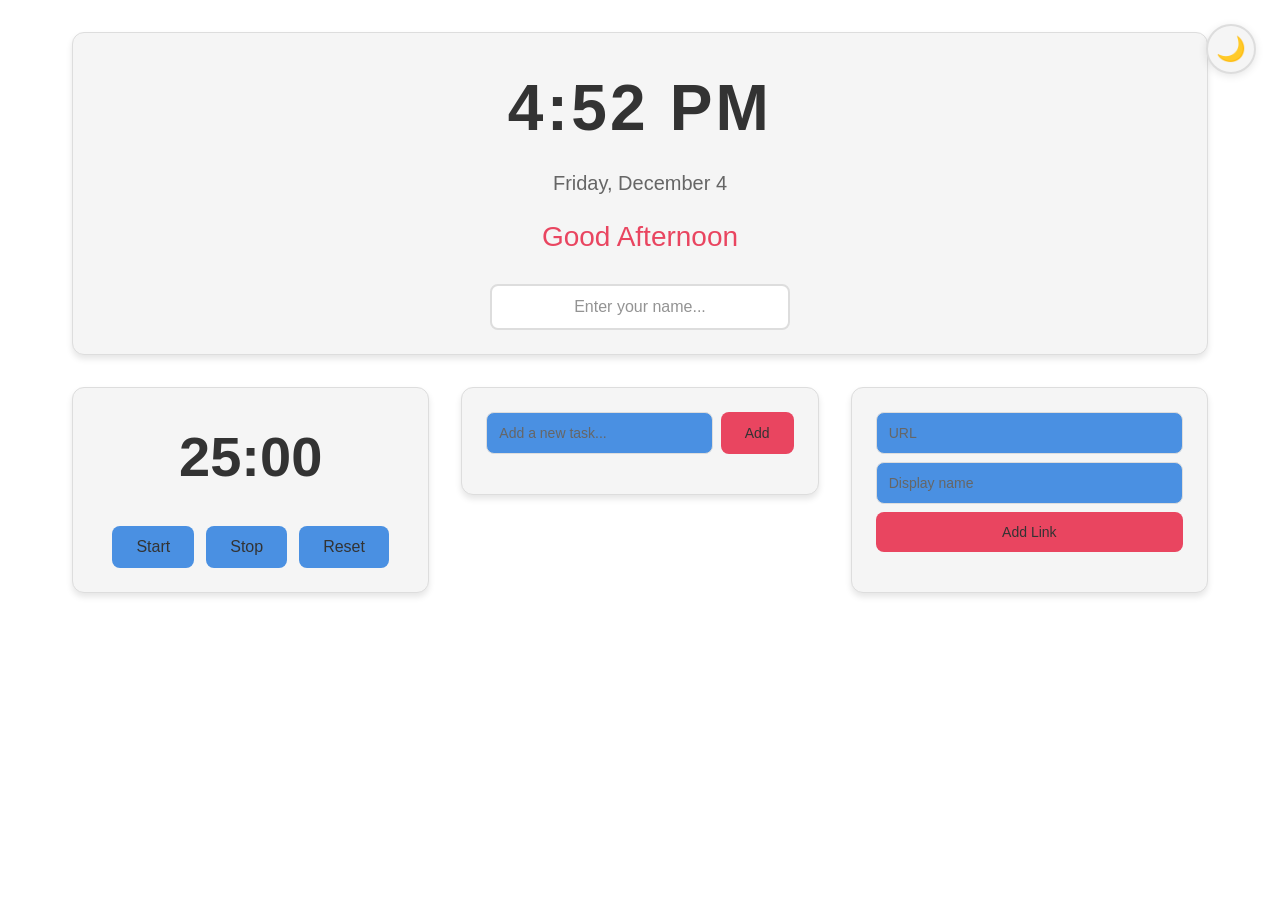
<file: index.html>
<!DOCTYPE html>
<html lang="en">
<head>
  <meta charset="UTF-8">
  <meta name="viewport" content="width=device-width, initial-scale=1.0">
  <title>Productivity Dashboard</title>
  <link rel="stylesheet" href="css/style.css">
</head>
<body>
  <!-- Theme Toggle Button -->
  <div id="theme-toggle-container">
    <button id="theme-toggle" aria-label="Toggle theme">
      <span id="theme-icon">🌙</span>
    </button>
  </div>

  <main class="dashboard">
    <!-- Greeting Component -->
    <section id="greeting-section">
      <div id="time-display"></div>
      <div id="date-display"></div>
      <div id="greeting-message"></div>
      <div id="name-input-container">
        <input id="name-input" type="text" placeholder="Enter your name..." aria-label="Your name">
      </div>
    </section>

    <!-- Focus Timer Component -->
    <section id="timer-section">
      <div id="timer-display">25:00</div>
      <div id="timer-controls">
        <button id="timer-start">Start</button>
        <button id="timer-stop">Stop</button>
        <button id="timer-reset">Reset</button>
      </div>
    </section>

    <!-- Todo List Component -->
    <section id="todo-section">
      <form id="todo-form">
        <input id="todo-input" type="text" placeholder="Add a new task..." aria-label="New task">
        <button type="submit">Add</button>
      </form>
      <div id="todo-feedback" class="todo-feedback" role="alert" aria-live="polite"></div>
      <ul id="todo-list"></ul>
    </section>

    <!-- Quick Links Component -->
    <section id="links-section">
      <form id="link-form">
        <input id="link-url" type="url" placeholder="URL" aria-label="Link URL" required>
        <input id="link-name" type="text" placeholder="Display name" aria-label="Link name" required>
        <button type="submit">Add Link</button>
      </form>
      <div id="links-container"></div>
    </section>
  </main>

  <script src="js/script.js"></script>
</body>
</html>
</file>
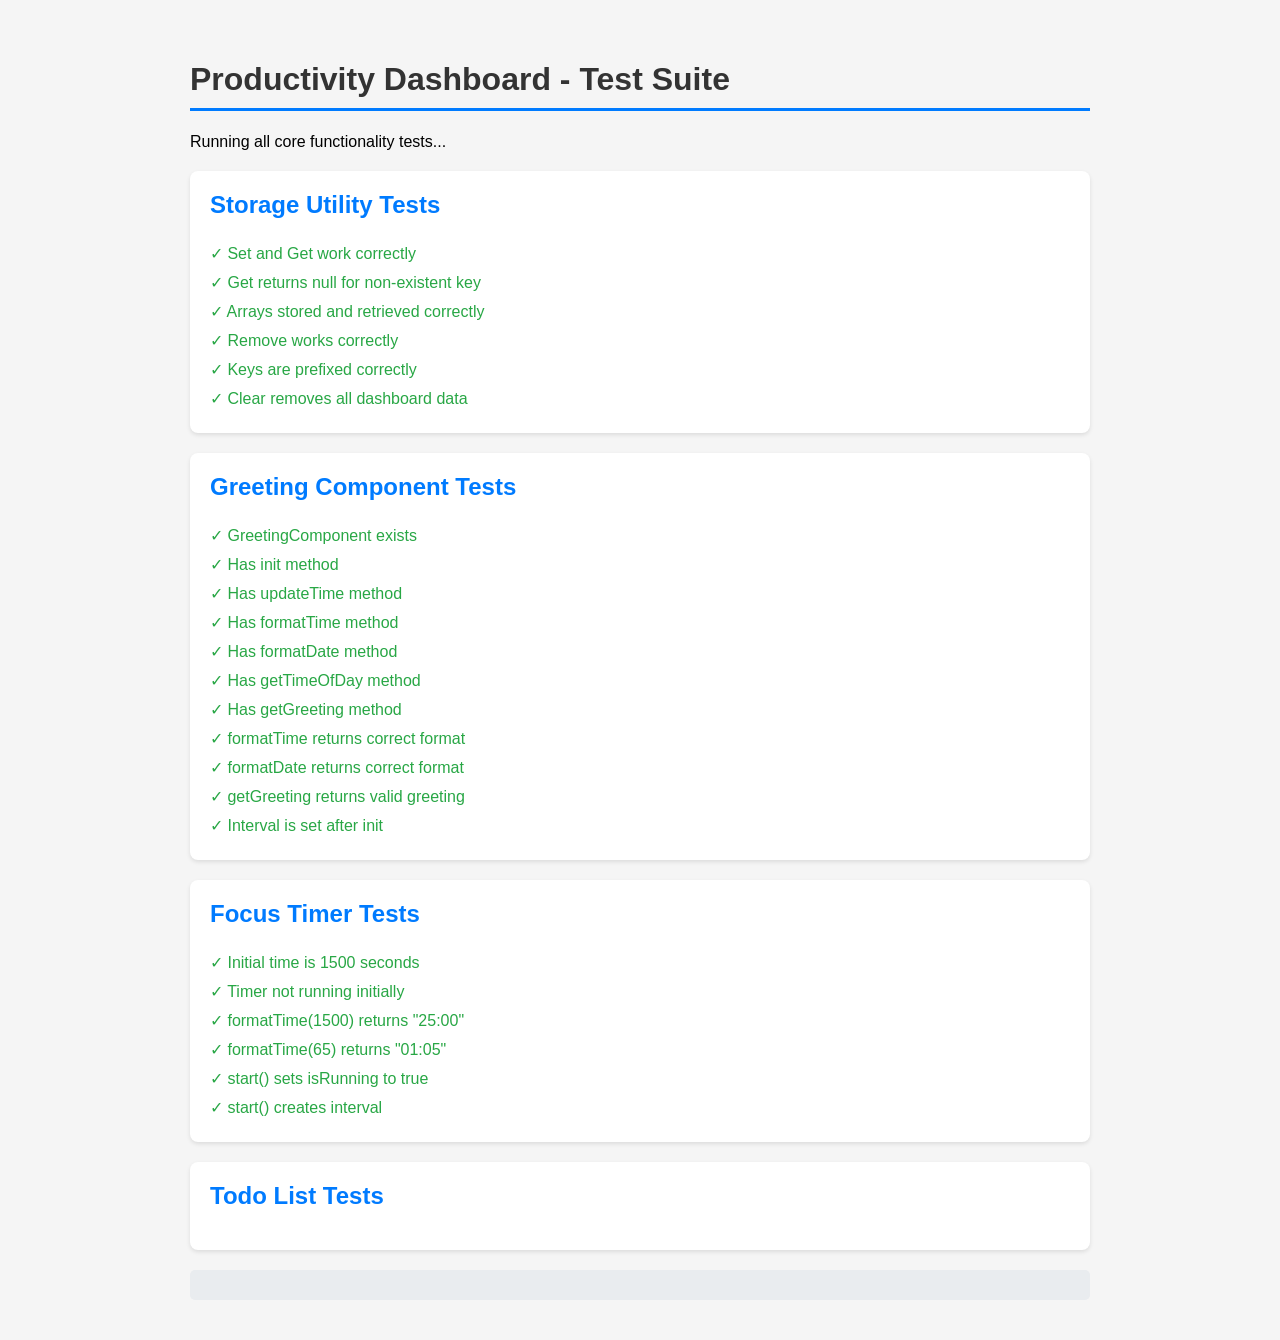
<file: run-all-tests.html>
<!DOCTYPE html>
<html lang="en">
<head>
  <meta charset="UTF-8">
  <meta name="viewport" content="width=device-width, initial-scale=1.0">
  <title>All Tests - Productivity Dashboard</title>
  <style>
    body {
      font-family: Arial, sans-serif;
      max-width: 900px;
      margin: 20px auto;
      padding: 20px;
      background: #f5f5f5;
    }
    h1 {
      color: #333;
      border-bottom: 3px solid #007bff;
      padding-bottom: 10px;
    }
    .test-suite {
      background: white;
      margin: 20px 0;
      padding: 20px;
      border-radius: 8px;
      box-shadow: 0 2px 4px rgba(0,0,0,0.1);
    }
    .test-suite h2 {
      color: #007bff;
      margin-top: 0;
    }
    .pass {
      color: #28a745;
      padding: 5px 0;
    }
    .fail {
      color: #dc3545;
      padding: 5px 0;
      font-weight: bold;
    }
    .summary {
      background: #e9ecef;
      padding: 15px;
      border-radius: 5px;
      margin-top: 20px;
      font-size: 18px;
      font-weight: bold;
    }
    .summary.all-pass {
      background: #d4edda;
      color: #155724;
    }
    .summary.has-fail {
      background: #f8d7da;
      color: #721c24;
    }
  </style>
</head>
<body>
  <h1>Productivity Dashboard - Test Suite</h1>
  <p>Running all core functionality tests...</p>

  <div class="test-suite">
    <h2>Storage Utility Tests</h2>
    <div id="storage-tests"></div>
  </div>

  <div class="test-suite">
    <h2>Greeting Component Tests</h2>
    <div id="greeting-tests"></div>
  </div>

  <div class="test-suite">
    <h2>Focus Timer Tests</h2>
    <div id="timer-tests"></div>
  </div>

  <div class="test-suite">
    <h2>Todo List Tests</h2>
    <div id="todo-tests"></div>
  </div>

  <div id="summary" class="summary"></div>

  <script src="js/script.js"></script>
  <script>
    let totalTests = 0;
    let passedTests = 0;
    let failedTests = 0;

    function log(containerId, message, isPass = true) {
      const container = document.getElementById(containerId);
      const div = document.createElement('div');
      div.className = isPass ? 'pass' : 'fail';
      div.textContent = (isPass ? '✓ ' : '✗ ') + message;
      container.appendChild(div);
      
      totalTests++;
      if (isPass) {
        passedTests++;
      } else {
        failedTests++;
      }
    }

    function updateSummary() {
      const summary = document.getElementById('summary');
      summary.textContent = `Test Results: ${passedTests}/${totalTests} passed`;
      if (failedTests === 0) {
        summary.className = 'summary all-pass';
        summary.textContent += ' ✓ All tests passed!';
      } else {
        summary.className = 'summary has-fail';
        summary.textContent += ` (${failedTests} failed)`;
      }
    }

    // Storage Tests
    function runStorageTests() {
      try {
        // Test 1: Set and Get
        Storage.set('test-key', { name: 'Test', value: 123 });
        const result = Storage.get('test-key');
        log('storage-tests', 'Set and Get work correctly', 
          result && result.name === 'Test' && result.value === 123);

        // Test 2: Get non-existent key
        log('storage-tests', 'Get returns null for non-existent key', 
          Storage.get('non-existent-key') === null);

        // Test 3: Set array
        const testArray = [1, 2, 3, 4, 5];
        Storage.set('test-array', testArray);
        log('storage-tests', 'Arrays stored and retrieved correctly', 
          JSON.stringify(Storage.get('test-array')) === JSON.stringify(testArray));

        // Test 4: Remove
        Storage.set('test-remove', 'data');
        Storage.remove('test-remove');
        log('storage-tests', 'Remove works correctly', 
          Storage.get('test-remove') === null);

        // Test 5: Key prefix
        Storage.set('prefix-test', 'value');
        const hasPrefix = localStorage.getItem('productivity-dashboard-prefix-test') !== null;
        Storage.remove('prefix-test');
        log('storage-tests', 'Keys are prefixed correctly', hasPrefix);

        // Test 6: Clear
        Storage.set('test-clear-1', 'data1');
        Storage.set('test-clear-2', 'data2');
        Storage.clear();
        log('storage-tests', 'Clear removes all dashboard data', 
          Storage.get('test-clear-1') === null && Storage.get('test-clear-2') === null);
      } catch (error) {
        log('storage-tests', `Storage tests failed: ${error.message}`, false);
      }
    }

    // Greeting Component Tests
    function runGreetingTests() {
      try {
        // Test 1: Component exists
        log('greeting-tests', 'GreetingComponent exists', 
          typeof GreetingComponent === 'object');

        // Test 2: Has required methods
        log('greeting-tests', 'Has init method', 
          typeof GreetingComponent.init === 'function');
        log('greeting-tests', 'Has updateTime method', 
          typeof GreetingComponent.updateTime === 'function');
        log('greeting-tests', 'Has formatTime method', 
          typeof GreetingComponent.formatTime === 'function');
        log('greeting-tests', 'Has formatDate method', 
          typeof GreetingComponent.formatDate === 'function');
        log('greeting-tests', 'Has getTimeOfDay method', 
          typeof GreetingComponent.getTimeOfDay === 'function');
        log('greeting-tests', 'Has getGreeting method', 
          typeof GreetingComponent.getGreeting === 'function');

        // Test 3: formatTime works correctly
        const testDate = new Date('2024-01-15T15:30:00');
        const formattedTime = GreetingComponent.formatTime(testDate);
        log('greeting-tests', 'formatTime returns correct format', 
          formattedTime === '3:30 PM');

        // Test 4: formatDate works correctly
        const formattedDate = GreetingComponent.formatDate(testDate);
        log('greeting-tests', 'formatDate returns correct format', 
          formattedDate === 'Monday, January 15');

        // Test 5: getGreeting returns valid greeting
        const greeting = GreetingComponent.getGreeting();
        const validGreetings = ['Good Morning', 'Good Afternoon', 'Good Evening', 'Good Night'];
        log('greeting-tests', 'getGreeting returns valid greeting', 
          validGreetings.includes(greeting));

        // Test 6: Interval is set after init
        log('greeting-tests', 'Interval is set after init', 
          GreetingComponent.intervalId !== null);
      } catch (error) {
        log('greeting-tests', `Greeting tests failed: ${error.message}`, false);
      }
    }

    // Focus Timer Tests
    function runTimerTests() {
      return new Promise((resolve) => {
        try {
          // Test 1: Initial state
          log('timer-tests', 'Initial time is 1500 seconds', 
            FocusTimer.timeRemaining === 1500);
          log('timer-tests', 'Timer not running initially', 
            !FocusTimer.isRunning);

          // Test 2: formatTime works
          log('timer-tests', 'formatTime(1500) returns "25:00"', 
            FocusTimer.formatTime(1500) === '25:00');
          log('timer-tests', 'formatTime(65) returns "01:05"', 
            FocusTimer.formatTime(65) === '01:05');

          // Test 3: Start method
          FocusTimer.start();
          log('timer-tests', 'start() sets isRunning to true', 
            FocusTimer.isRunning);
          log('timer-tests', 'start() creates interval', 
            FocusTimer.intervalId !== null);

          // Test 4: Tick decrements time
          setTimeout(() => {
            log('timer-tests', 'tick() decrements time', 
              FocusTimer.timeRemaining < 1500);

            // Test 5: Stop method
            FocusTimer.stop();
            const timeAfterStop = FocusTimer.timeRemaining;
            log('timer-tests', 'stop() sets isRunning to false', 
              !FocusTimer.isRunning);
            log('timer-tests', 'stop() clears interval', 
              FocusTimer.intervalId === null);

            // Test 6: Timer stays stopped
            setTimeout(() => {
              log('timer-tests', 'Timer stays paused after stop()', 
                FocusTimer.timeRemaining === timeAfterStop);

              // Test 7: Reset method
              FocusTimer.reset();
              log('timer-tests', 'reset() returns time to 1500', 
                FocusTimer.timeRemaining === 1500);
              log('timer-tests', 'reset() stops timer', 
                !FocusTimer.isRunning);

              // Test 8: Timer stops at zero
              FocusTimer.timeRemaining = 1;
              FocusTimer.start();
              setTimeout(() => {
                log('timer-tests', 'Timer reaches zero', 
                  FocusTimer.timeRemaining === 0);
                log('timer-tests', 'Timer stops automatically at zero', 
                  !FocusTimer.isRunning);
                
                // Reset for next tests
                FocusTimer.reset();
                resolve();
              }, 1500);
            }, 1000);
          }, 1500);
        } catch (error) {
          log('timer-tests', `Timer tests failed: ${error.message}`, false);
          resolve();
        }
      });
    }

    // Todo List Tests
    function runTodoTests() {
      try {
        // Clear any existing tasks
        TodoList.tasks = [];
        TodoList.saveTasks();

        // Test 1: Component exists
        log('todo-tests', 'TodoList component exists', 
          typeof TodoList === 'object');

        // Test 2: Has required methods
        log('todo-tests', 'Has addTask method', 
          typeof TodoList.addTask === 'function');
        log('todo-tests', 'Has toggleTask method', 
          typeof TodoList.toggleTask === 'function');
        log('todo-tests', 'Has editTask method', 
          typeof TodoList.editTask === 'function');
        log('todo-tests', 'Has deleteTask method', 
          typeof TodoList.deleteTask === 'function');

        // Test 3: Add task
        TodoList.addTask('Test Task 1');
        log('todo-tests', 'addTask adds task to array', 
          TodoList.tasks.length === 1);
        log('todo-tests', 'Task has correct text', 
          TodoList.tasks[0].text === 'Test Task 1');
        log('todo-tests', 'Task has id', 
          typeof TodoList.tasks[0].id === 'string');
        log('todo-tests', 'Task is not completed initially', 
          TodoList.tasks[0].completed === false);

        // Test 4: Reject empty task
        const countBefore = TodoList.tasks.length;
        TodoList.addTask('   ');
        log('todo-tests', 'Empty task rejected', 
          TodoList.tasks.length === countBefore);

        // Test 5: Toggle task
        const taskId = TodoList.tasks[0].id;
        TodoList.toggleTask(taskId);
        log('todo-tests', 'toggleTask marks task as completed', 
          TodoList.tasks[0].completed === true);
        TodoList.toggleTask(taskId);
        log('todo-tests', 'toggleTask marks task as incomplete', 
          TodoList.tasks[0].completed === false);

        // Test 6: Edit task
        TodoList.editTask(taskId, 'Updated Task');
        log('todo-tests', 'editTask updates task text', 
          TodoList.tasks[0].text === 'Updated Task');

        // Test 7: Reject empty edit
        TodoList.editTask(taskId, '   ');
        log('todo-tests', 'Empty edit rejected', 
          TodoList.tasks[0].text === 'Updated Task');

        // Test 8: Delete task
        TodoList.deleteTask(taskId);
        log('todo-tests', 'deleteTask removes task', 
          TodoList.tasks.length === 0);

        // Test 9: Storage integration
        TodoList.addTask('Storage Test');
        const savedTasks = Storage.get('tasks');
        log('todo-tests', 'Tasks saved to Local Storage', 
          savedTasks && savedTasks.length === 1);

        // Clean up
        TodoList.tasks = [];
        TodoList.saveTasks();
      } catch (error) {
        log('todo-tests', `Todo tests failed: ${error.message}`, false);
      }
    }

    // Run all tests
    async function runAllTests() {
      runStorageTests();
      runGreetingTests();
      await runTimerTests();
      runTodoTests();
      updateSummary();
    }

    // Start tests after DOM is ready and components are initialized
    setTimeout(() => {
      runAllTests();
    }, 100);
  </script>
</body>
</html>
</file>
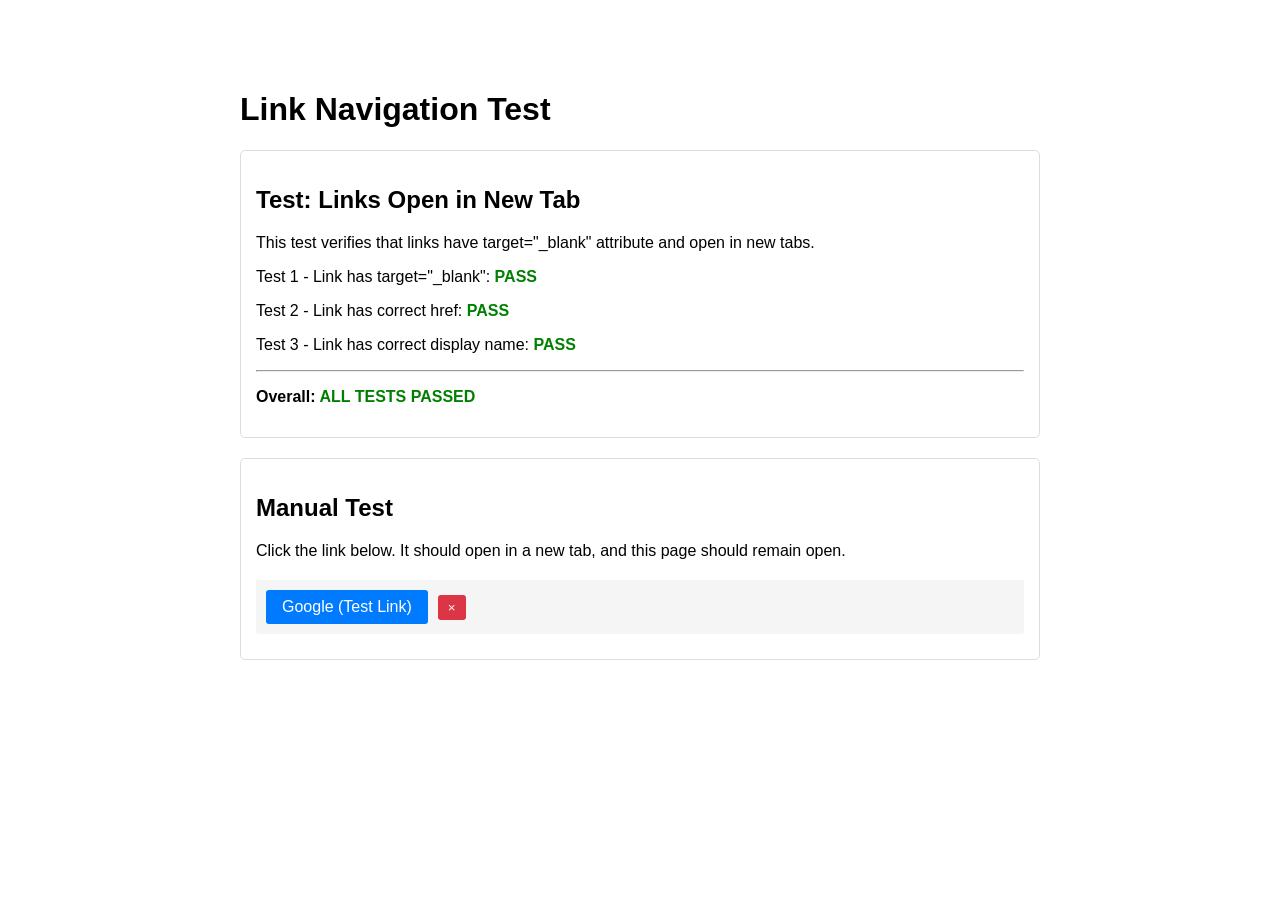
<file: test-link-navigation.html>
<!DOCTYPE html>
<html lang="en">
<head>
  <meta charset="UTF-8">
  <meta name="viewport" content="width=device-width, initial-scale=1.0">
  <title>Test: Link Navigation</title>
  <style>
    body {
      font-family: Arial, sans-serif;
      max-width: 800px;
      margin: 50px auto;
      padding: 20px;
    }
    .test-section {
      margin: 20px 0;
      padding: 15px;
      border: 1px solid #ddd;
      border-radius: 5px;
    }
    .pass { color: green; font-weight: bold; }
    .fail { color: red; font-weight: bold; }
    #links-container {
      margin-top: 20px;
    }
    .link-item {
      margin: 10px 0;
      padding: 10px;
      background: #f5f5f5;
      border-radius: 3px;
    }
    .link-button {
      display: inline-block;
      padding: 8px 16px;
      background: #007bff;
      color: white;
      text-decoration: none;
      border-radius: 3px;
      margin-right: 10px;
    }
    .link-delete {
      padding: 5px 10px;
      background: #dc3545;
      color: white;
      border: none;
      border-radius: 3px;
      cursor: pointer;
    }
  </style>
</head>
<body>
  <h1>Link Navigation Test</h1>
  
  <div class="test-section">
    <h2>Test: Links Open in New Tab</h2>
    <p>This test verifies that links have target="_blank" attribute and open in new tabs.</p>
    <div id="test-results"></div>
  </div>

  <div class="test-section">
    <h2>Manual Test</h2>
    <p>Click the link below. It should open in a new tab, and this page should remain open.</p>
    <div id="links-container"></div>
  </div>

  <script>
    // Import the QuickLinks component logic
    const Storage = {
      get(key) {
        try {
          const fullKey = `productivity-dashboard-${key}`;
          const item = localStorage.getItem(fullKey);
          return item ? JSON.parse(item) : null;
        } catch (error) {
          return null;
        }
      },
      set(key, value) {
        try {
          const fullKey = `productivity-dashboard-${key}`;
          localStorage.setItem(fullKey, JSON.stringify(value));
        } catch (error) {
          console.error('Storage error:', error);
        }
      }
    };

    const QuickLinks = {
      links: [],

      generateId() {
        return `${Date.now()}-${Math.random().toString(36).substring(2, 9)}`;
      },

      createLinkElement(link) {
        const div = document.createElement('div');
        div.className = 'link-item';
        div.setAttribute('data-id', link.id);

        const anchor = document.createElement('a');
        anchor.href = link.url;
        anchor.target = '_blank';
        anchor.className = 'link-button';
        anchor.textContent = link.name;

        const deleteButton = document.createElement('button');
        deleteButton.className = 'link-delete';
        deleteButton.textContent = '×';

        div.appendChild(anchor);
        div.appendChild(deleteButton);

        return div;
      },

      renderLinks() {
        const container = document.getElementById('links-container');
        if (!container) return;

        container.innerHTML = '';
        this.links.forEach(link => {
          const element = this.createLinkElement(link);
          container.appendChild(element);
        });
      }
    };

    // Run tests
    function runTests() {
      const results = document.getElementById('test-results');
      let allPassed = true;

      // Test 1: Verify target="_blank" attribute
      const testLink = {
        id: 'test-1',
        url: 'https://example.com',
        name: 'Example Site'
      };

      const linkElement = QuickLinks.createLinkElement(testLink);
      const anchor = linkElement.querySelector('a');

      // Check target attribute
      const hasTargetBlank = anchor.getAttribute('target') === '_blank';
      results.innerHTML += `<p>Test 1 - Link has target="_blank": <span class="${hasTargetBlank ? 'pass' : 'fail'}">${hasTargetBlank ? 'PASS' : 'FAIL'}</span></p>`;
      if (!hasTargetBlank) allPassed = false;

      // Check href attribute
      const hasCorrectHref = anchor.getAttribute('href') === testLink.url;
      results.innerHTML += `<p>Test 2 - Link has correct href: <span class="${hasCorrectHref ? 'pass' : 'fail'}">${hasCorrectHref ? 'PASS' : 'FAIL'}</span></p>`;
      if (!hasCorrectHref) allPassed = false;

      // Check link text
      const hasCorrectText = anchor.textContent === testLink.name;
      results.innerHTML += `<p>Test 3 - Link has correct display name: <span class="${hasCorrectText ? 'pass' : 'fail'}">${hasCorrectText ? 'PASS' : 'FAIL'}</span></p>`;
      if (!hasCorrectText) allPassed = false;

      // Summary
      results.innerHTML += `<hr><p><strong>Overall: <span class="${allPassed ? 'pass' : 'fail'}">${allPassed ? 'ALL TESTS PASSED' : 'SOME TESTS FAILED'}</span></strong></p>`;

      // Create a sample link for manual testing
      QuickLinks.links = [
        {
          id: 'manual-test-1',
          url: 'https://www.google.com',
          name: 'Google (Test Link)'
        }
      ];
      QuickLinks.renderLinks();
    }

    // Run tests when page loads
    document.addEventListener('DOMContentLoaded', runTests);
  </script>
</body>
</html>
</file>
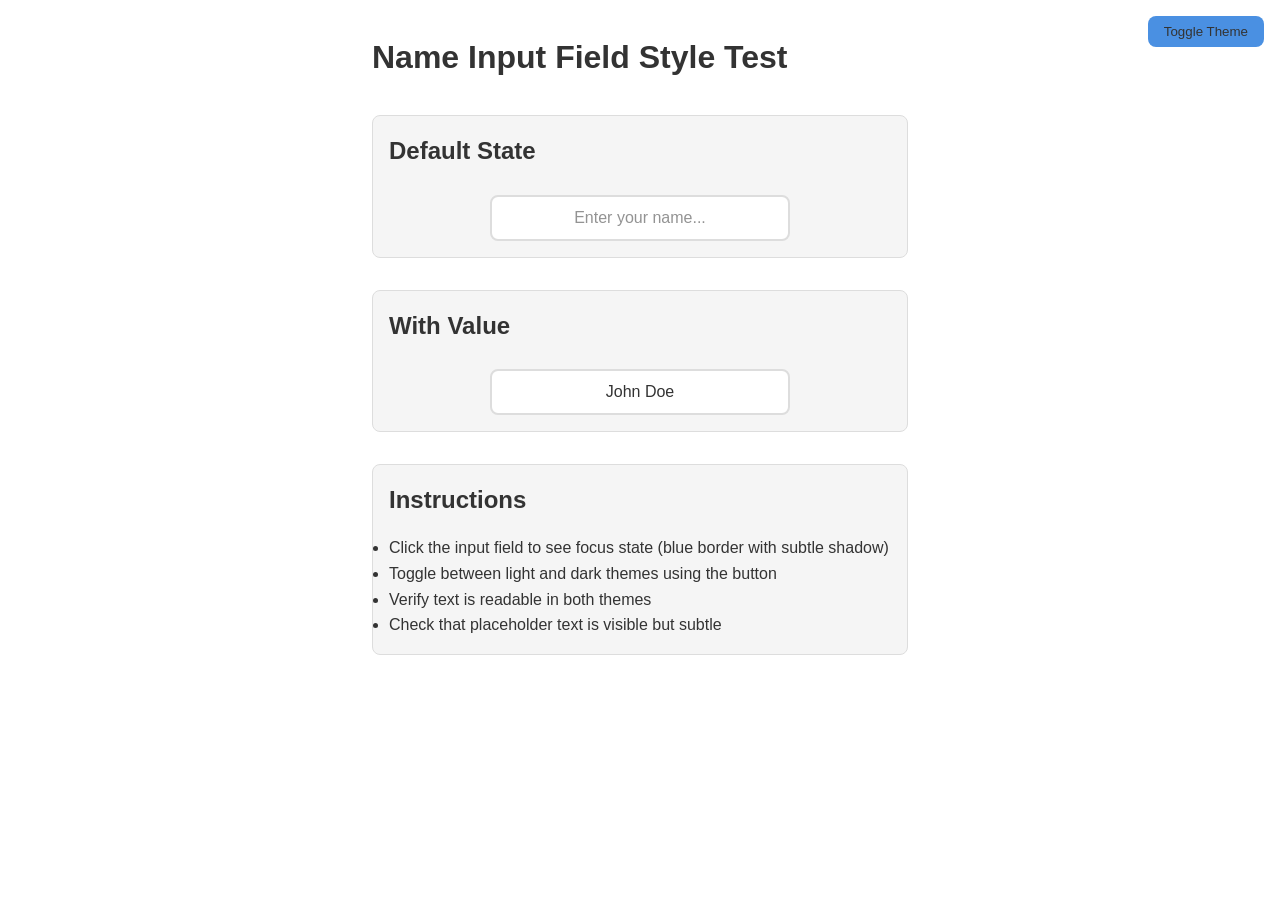
<file: test-name-input.html>
<!DOCTYPE html>
<html lang="en">
<head>
  <meta charset="UTF-8">
  <meta name="viewport" content="width=device-width, initial-scale=1.0">
  <title>Name Input Style Test</title>
  <link rel="stylesheet" href="css/style.css">
  <style>
    .test-container {
      padding: 2rem;
      max-width: 600px;
      margin: 0 auto;
    }
    .theme-toggle {
      position: fixed;
      top: 1rem;
      right: 1rem;
      padding: 0.5rem 1rem;
      background: var(--accent-color);
      color: var(--text-primary);
      border: none;
      border-radius: 8px;
      cursor: pointer;
    }
    .test-section {
      margin-bottom: 2rem;
      padding: 1rem;
      background: var(--bg-secondary);
      border: 1px solid var(--border-color);
      border-radius: 8px;
    }
  </style>
</head>
<body>
  <button class="theme-toggle" onclick="toggleTheme()">Toggle Theme</button>
  
  <div class="test-container">
    <h1 style="color: var(--text-primary); margin-bottom: 2rem;">Name Input Field Style Test</h1>
    
    <div class="test-section">
      <h2 style="color: var(--text-primary); margin-bottom: 1rem;">Default State</h2>
      <div id="name-input-container">
        <input id="name-input" type="text" placeholder="Enter your name..." aria-label="Your name">
      </div>
    </div>
    
    <div class="test-section">
      <h2 style="color: var(--text-primary); margin-bottom: 1rem;">With Value</h2>
      <div id="name-input-container">
        <input type="text" value="John Doe" style="background: var(--bg-primary); border: 2px solid var(--border-color); border-radius: 8px; padding: 0.75rem 1rem; color: var(--text-primary); font-size: 1rem; outline: none; transition: all 0.2s ease; text-align: center; max-width: 300px; width: 100%;">
      </div>
    </div>
    
    <div class="test-section">
      <h2 style="color: var(--text-primary); margin-bottom: 1rem;">Instructions</h2>
      <ul style="color: var(--text-primary);">
        <li>Click the input field to see focus state (blue border with subtle shadow)</li>
        <li>Toggle between light and dark themes using the button</li>
        <li>Verify text is readable in both themes</li>
        <li>Check that placeholder text is visible but subtle</li>
      </ul>
    </div>
  </div>

  <script>
    function toggleTheme() {
      const currentTheme = document.documentElement.getAttribute('data-theme');
      const newTheme = currentTheme === 'dark' ? 'light' : 'dark';
      document.documentElement.setAttribute('data-theme', newTheme === 'light' ? '' : 'dark');
      if (newTheme === 'light') {
        document.documentElement.removeAttribute('data-theme');
      }
    }
  </script>
</body>
</html>
</file>
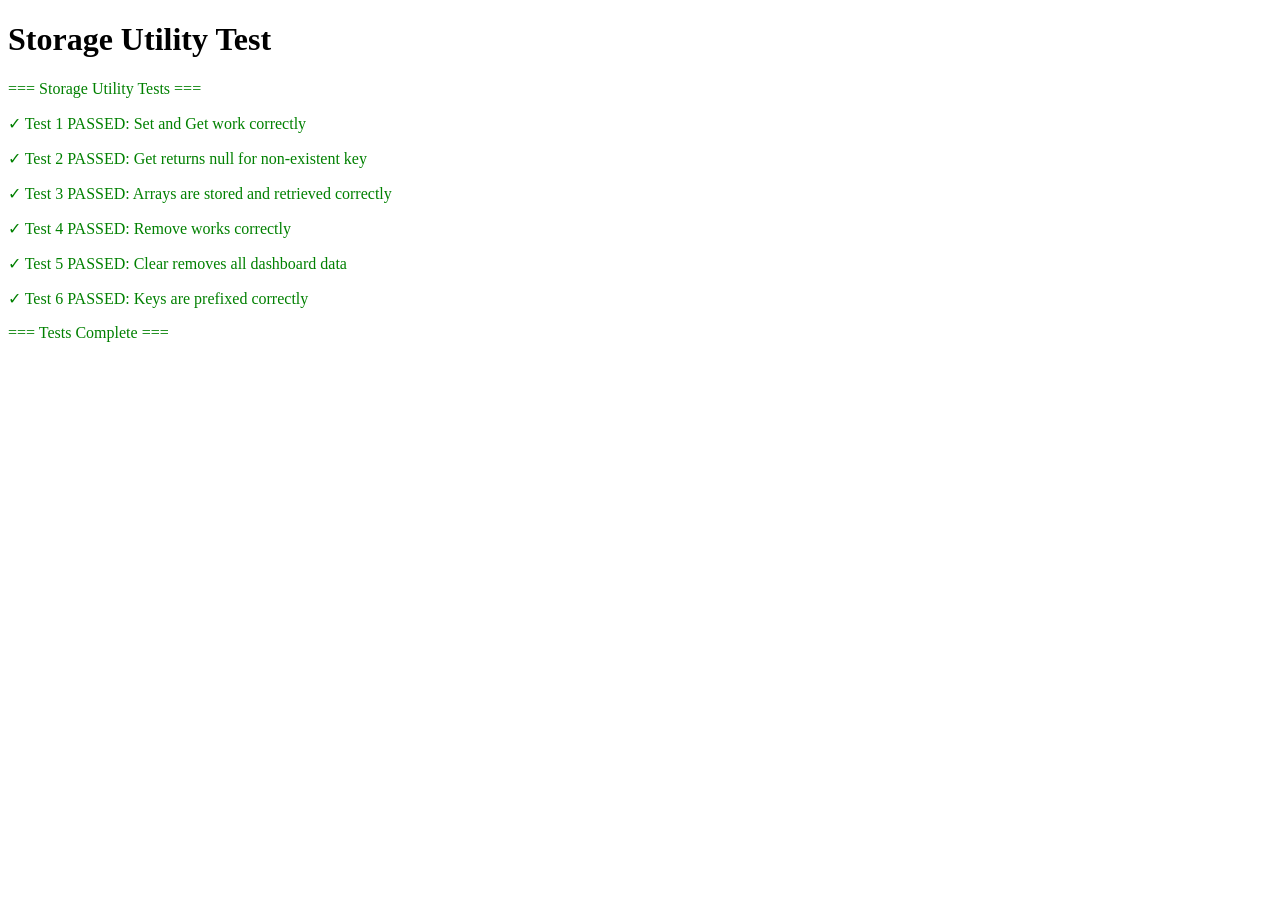
<file: test-storage.html>
<!DOCTYPE html>
<html lang="en">
<head>
  <meta charset="UTF-8">
  <meta name="viewport" content="width=device-width, initial-scale=1.0">
  <title>Storage Utility Test</title>
</head>
<body>
  <h1>Storage Utility Test</h1>
  <div id="test-results"></div>

  <script src="js/script.js"></script>
  <script>
    // Simple test suite for Storage utility
    const testResults = document.getElementById('test-results');
    
    function log(message, isError = false) {
      const p = document.createElement('p');
      p.textContent = message;
      p.style.color = isError ? 'red' : 'green';
      testResults.appendChild(p);
    }

    function runTests() {
      log('=== Storage Utility Tests ===');
      
      // Test 1: Set and Get
      try {
        Storage.set('test-key', { name: 'Test', value: 123 });
        const result = Storage.get('test-key');
        if (result && result.name === 'Test' && result.value === 123) {
          log('✓ Test 1 PASSED: Set and Get work correctly');
        } else {
          log('✗ Test 1 FAILED: Retrieved data does not match', true);
        }
      } catch (error) {
        log(`✗ Test 1 FAILED: ${error.message}`, true);
      }

      // Test 2: Get non-existent key
      try {
        const result = Storage.get('non-existent-key');
        if (result === null) {
          log('✓ Test 2 PASSED: Get returns null for non-existent key');
        } else {
          log('✗ Test 2 FAILED: Should return null for non-existent key', true);
        }
      } catch (error) {
        log(`✗ Test 2 FAILED: ${error.message}`, true);
      }

      // Test 3: Set array
      try {
        const testArray = [1, 2, 3, 4, 5];
        Storage.set('test-array', testArray);
        const result = Storage.get('test-array');
        if (JSON.stringify(result) === JSON.stringify(testArray)) {
          log('✓ Test 3 PASSED: Arrays are stored and retrieved correctly');
        } else {
          log('✗ Test 3 FAILED: Array data mismatch', true);
        }
      } catch (error) {
        log(`✗ Test 3 FAILED: ${error.message}`, true);
      }

      // Test 4: Remove
      try {
        Storage.set('test-remove', 'data');
        Storage.remove('test-remove');
        const result = Storage.get('test-remove');
        if (result === null) {
          log('✓ Test 4 PASSED: Remove works correctly');
        } else {
          log('✗ Test 4 FAILED: Data should be removed', true);
        }
      } catch (error) {
        log(`✗ Test 4 FAILED: ${error.message}`, true);
      }

      // Test 5: Clear
      try {
        Storage.set('test-clear-1', 'data1');
        Storage.set('test-clear-2', 'data2');
        Storage.clear();
        const result1 = Storage.get('test-clear-1');
        const result2 = Storage.get('test-clear-2');
        if (result1 === null && result2 === null) {
          log('✓ Test 5 PASSED: Clear removes all dashboard data');
        } else {
          log('✗ Test 5 FAILED: Clear did not remove all data', true);
        }
      } catch (error) {
        log(`✗ Test 5 FAILED: ${error.message}`, true);
      }

      // Test 6: Verify key prefix
      try {
        Storage.set('prefix-test', 'value');
        const hasPrefix = localStorage.getItem('productivity-dashboard-prefix-test') !== null;
        Storage.remove('prefix-test');
        if (hasPrefix) {
          log('✓ Test 6 PASSED: Keys are prefixed correctly');
        } else {
          log('✗ Test 6 FAILED: Key prefix not applied', true);
        }
      } catch (error) {
        log(`✗ Test 6 FAILED: ${error.message}`, true);
      }

      log('=== Tests Complete ===');
    }

    // Run tests when page loads
    runTests();
  </script>
</body>
</html>
</file>
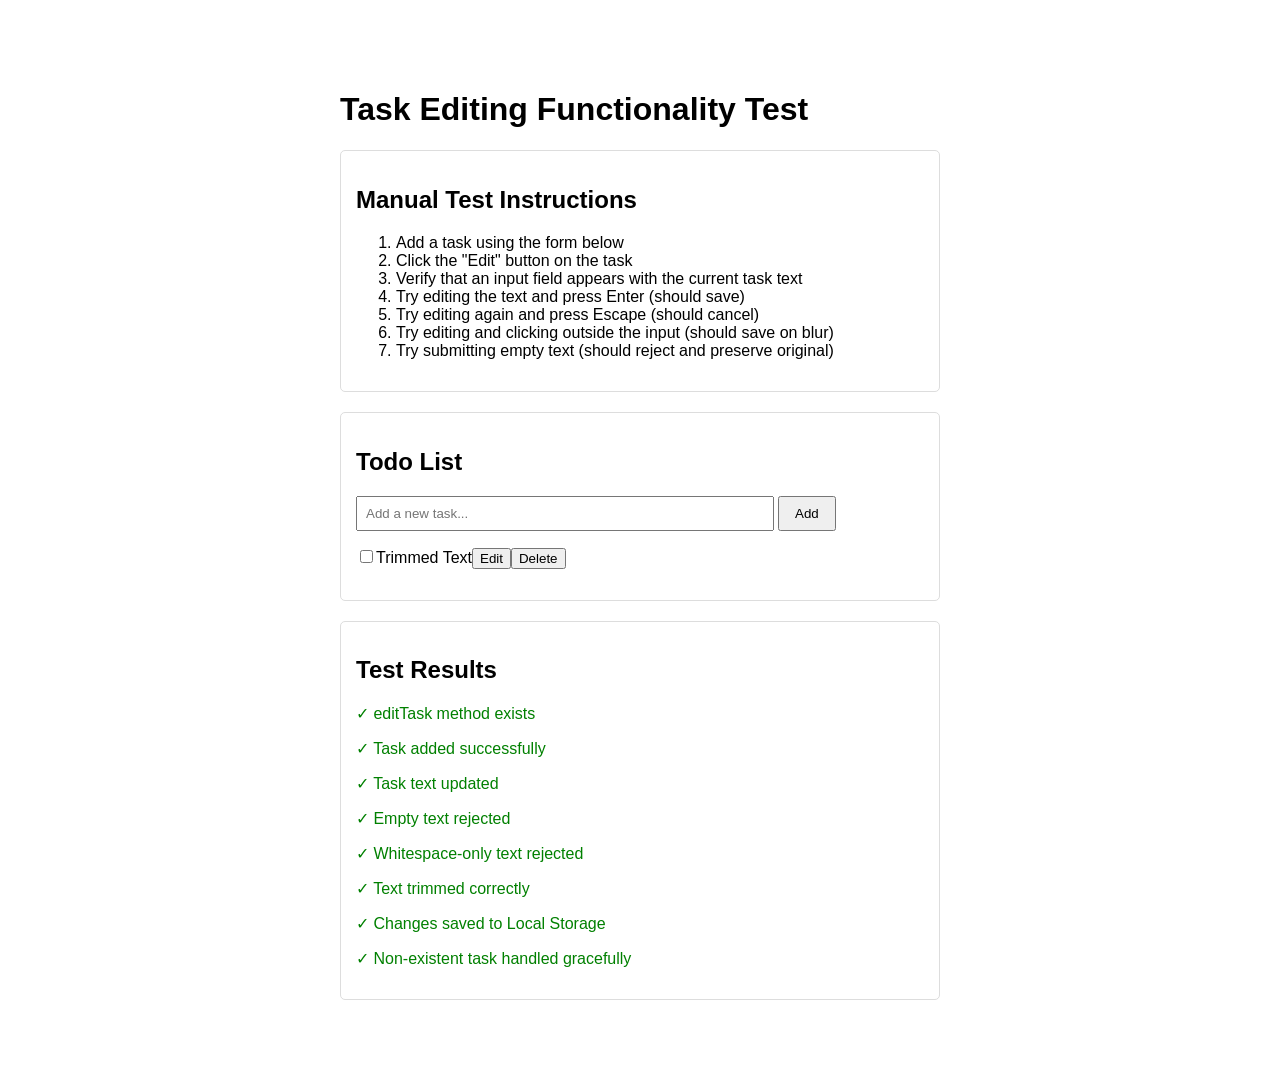
<file: test-task-editing.html>
<!DOCTYPE html>
<html lang="en">
<head>
  <meta charset="UTF-8">
  <meta name="viewport" content="width=device-width, initial-scale=1.0">
  <title>Task Editing Test</title>
  <style>
    body {
      font-family: Arial, sans-serif;
      max-width: 600px;
      margin: 50px auto;
      padding: 20px;
    }
    .test-section {
      margin: 20px 0;
      padding: 15px;
      border: 1px solid #ddd;
      border-radius: 5px;
    }
    .success { color: green; }
    .error { color: red; }
    .todo-item { margin: 10px 0; }
    .todo-edit-input {
      padding: 5px;
      border: 2px solid #007bff;
    }
  </style>
</head>
<body>
  <h1>Task Editing Functionality Test</h1>
  
  <div class="test-section">
    <h2>Manual Test Instructions</h2>
    <ol>
      <li>Add a task using the form below</li>
      <li>Click the "Edit" button on the task</li>
      <li>Verify that an input field appears with the current task text</li>
      <li>Try editing the text and press Enter (should save)</li>
      <li>Try editing again and press Escape (should cancel)</li>
      <li>Try editing and clicking outside the input (should save on blur)</li>
      <li>Try submitting empty text (should reject and preserve original)</li>
    </ol>
  </div>

  <div class="test-section">
    <h2>Todo List</h2>
    <form id="todo-form">
      <input id="todo-input" type="text" placeholder="Add a new task..." style="padding: 8px; width: 70%;">
      <button type="submit" style="padding: 8px 15px;">Add</button>
    </form>
    <ul id="todo-list" style="list-style: none; padding: 0;"></ul>
  </div>

  <div class="test-section">
    <h2>Test Results</h2>
    <div id="test-results"></div>
  </div>

  <script src="js/script.js"></script>
  <script>
    // Automated tests
    const testResults = document.getElementById('test-results');
    
    function logTest(message, success) {
      const p = document.createElement('p');
      p.className = success ? 'success' : 'error';
      p.textContent = (success ? '✓ ' : '✗ ') + message;
      testResults.appendChild(p);
    }

    // Wait for DOM to be ready
    setTimeout(() => {
      // Test 1: Check if editTask method exists
      logTest('editTask method exists', typeof TodoList.editTask === 'function');
      
      // Test 2: Add a test task
      TodoList.addTask('Test Task for Editing');
      logTest('Task added successfully', TodoList.tasks.length > 0);
      
      // Test 3: Edit the task
      const taskId = TodoList.tasks[0].id;
      const originalText = TodoList.tasks[0].text;
      TodoList.editTask(taskId, 'Updated Task Text');
      logTest('Task text updated', TodoList.tasks[0].text === 'Updated Task Text');
      
      // Test 4: Try to edit with empty text (should reject)
      TodoList.editTask(taskId, '   ');
      logTest('Empty text rejected', TodoList.tasks[0].text === 'Updated Task Text');
      
      // Test 5: Try to edit with whitespace-only text (should reject)
      TodoList.editTask(taskId, '');
      logTest('Whitespace-only text rejected', TodoList.tasks[0].text === 'Updated Task Text');
      
      // Test 6: Edit with valid text including whitespace (should trim)
      TodoList.editTask(taskId, '  Trimmed Text  ');
      logTest('Text trimmed correctly', TodoList.tasks[0].text === 'Trimmed Text');
      
      // Test 7: Check if changes are saved to Local Storage
      const savedTasks = Storage.get('tasks');
      logTest('Changes saved to Local Storage', savedTasks && savedTasks[0].text === 'Trimmed Text');
      
      // Test 8: Try to edit non-existent task (should handle gracefully)
      const taskCountBefore = TodoList.tasks.length;
      TodoList.editTask('non-existent-id', 'Should not crash');
      logTest('Non-existent task handled gracefully', TodoList.tasks.length === taskCountBefore);
      
      console.log('All automated tests completed. Check the results above.');
    }, 100);
  </script>
</body>
</html>
</file>
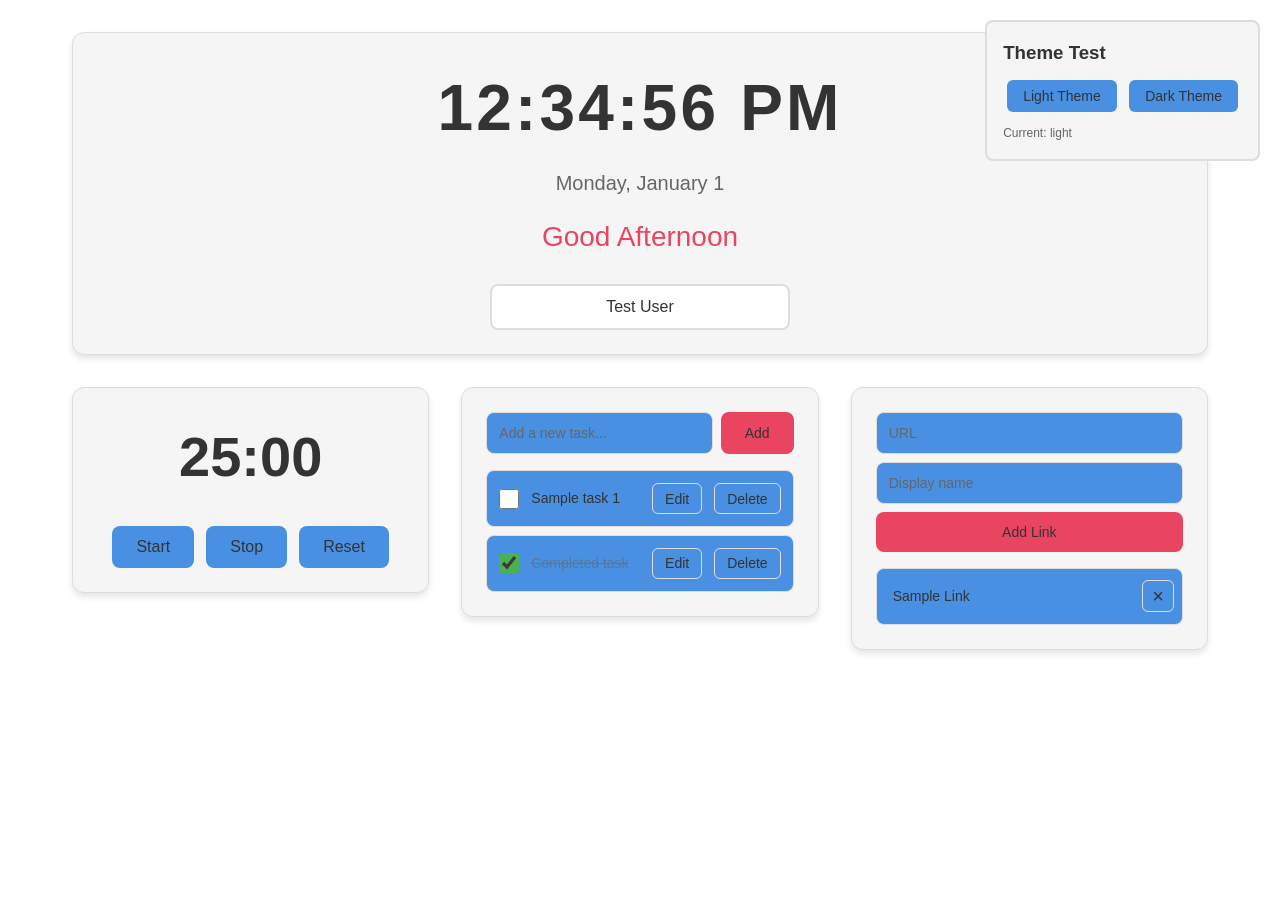
<file: test-theme-switching.html>
<!DOCTYPE html>
<html lang="en">
<head>
  <meta charset="UTF-8">
  <meta name="viewport" content="width=device-width, initial-scale=1.0">
  <title>Theme Switching Test</title>
  <link rel="stylesheet" href="css/style.css">
  <style>
    .test-controls {
      position: fixed;
      top: 20px;
      right: 20px;
      background: var(--bg-secondary);
      border: 2px solid var(--border-color);
      border-radius: 8px;
      padding: 1rem;
      z-index: 1000;
    }
    .test-controls button {
      background: var(--accent-color);
      color: var(--text-primary);
      border: none;
      border-radius: 6px;
      padding: 0.5rem 1rem;
      margin: 0.25rem;
      cursor: pointer;
      font-size: 14px;
    }
    .test-controls button:hover {
      background: var(--hover-color);
    }
  </style>
</head>
<body>
  <div class="test-controls">
    <h3 style="margin-bottom: 0.5rem; color: var(--text-primary);">Theme Test</h3>
    <button onclick="setTheme('light')">Light Theme</button>
    <button onclick="setTheme('dark')">Dark Theme</button>
    <p style="margin-top: 0.5rem; font-size: 12px; color: var(--text-secondary);">
      Current: <span id="current-theme">light</span>
    </p>
  </div>

  <main class="dashboard">
    <!-- Greeting Component -->
    <section id="greeting-section">
      <div id="time-display">12:34:56 PM</div>
      <div id="date-display">Monday, January 1</div>
      <div id="greeting-message">Good Afternoon</div>
      <div id="name-input-container">
        <input id="name-input" type="text" placeholder="Enter your name..." value="Test User">
      </div>
    </section>

    <!-- Focus Timer Component -->
    <section id="timer-section">
      <div id="timer-display">25:00</div>
      <div id="timer-controls">
        <button id="timer-start">Start</button>
        <button id="timer-stop">Stop</button>
        <button id="timer-reset">Reset</button>
      </div>
    </section>

    <!-- Todo List Component -->
    <section id="todo-section">
      <form id="todo-form">
        <input id="todo-input" type="text" placeholder="Add a new task...">
        <button type="submit">Add</button>
      </form>
      <ul id="todo-list">
        <li class="todo-item">
          <input type="checkbox" class="todo-checkbox">
          <span class="todo-text">Sample task 1</span>
          <button class="todo-edit">Edit</button>
          <button class="todo-delete">Delete</button>
        </li>
        <li class="todo-item completed">
          <input type="checkbox" class="todo-checkbox" checked>
          <span class="todo-text">Completed task</span>
          <button class="todo-edit">Edit</button>
          <button class="todo-delete">Delete</button>
        </li>
      </ul>
    </section>

    <!-- Quick Links Component -->
    <section id="links-section">
      <form id="link-form">
        <input id="link-url" type="url" placeholder="URL">
        <input id="link-name" type="text" placeholder="Display name">
        <button type="submit">Add Link</button>
      </form>
      <div id="links-container">
        <div class="link-item">
          <a href="#" class="link-button">Sample Link</a>
          <button class="link-delete">×</button>
        </div>
      </div>
    </section>
  </main>

  <script>
    function setTheme(theme) {
      document.documentElement.setAttribute('data-theme', theme);
      document.getElementById('current-theme').textContent = theme;
      console.log('Theme changed to:', theme);
    }

    // Initialize with light theme
    setTheme('light');
  </script>
</body>
</html>
</file>
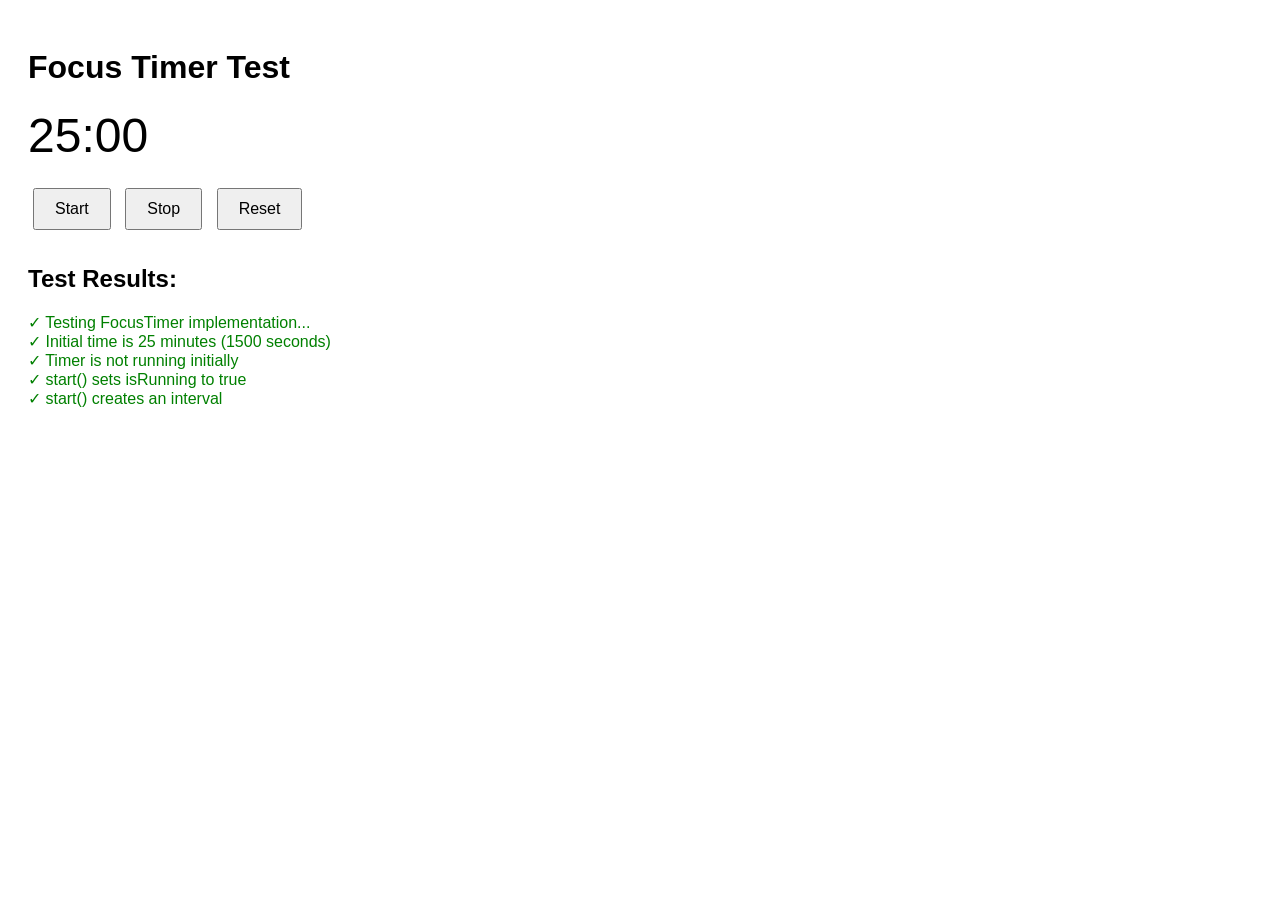
<file: test-timer.html>
<!DOCTYPE html>
<html lang="en">
<head>
  <meta charset="UTF-8">
  <meta name="viewport" content="width=device-width, initial-scale=1.0">
  <title>Timer Test</title>
  <style>
    body { font-family: Arial, sans-serif; padding: 20px; }
    #timer-display { font-size: 48px; margin: 20px 0; }
    button { padding: 10px 20px; margin: 5px; font-size: 16px; }
    .test-results { margin-top: 30px; }
    .pass { color: green; }
    .fail { color: red; }
  </style>
</head>
<body>
  <h1>Focus Timer Test</h1>
  
  <div id="timer-display">25:00</div>
  <div id="timer-controls">
    <button id="timer-start">Start</button>
    <button id="timer-stop">Stop</button>
    <button id="timer-reset">Reset</button>
  </div>

  <div class="test-results">
    <h2>Test Results:</h2>
    <div id="test-output"></div>
  </div>

  <script src="js/script.js"></script>
  <script>
    // Wait for DOM to be ready
    document.addEventListener('DOMContentLoaded', () => {
      const output = document.getElementById('test-output');
      
      function log(message, isPass = true) {
        const div = document.createElement('div');
        div.className = isPass ? 'pass' : 'fail';
        div.textContent = (isPass ? '✓ ' : '✗ ') + message;
        output.appendChild(div);
      }

      // Run tests after a short delay to ensure initialization
      setTimeout(() => {
        log('Testing FocusTimer implementation...');
        
        // Test 1: Initial state
        if (FocusTimer.timeRemaining === 1500) {
          log('Initial time is 25 minutes (1500 seconds)');
        } else {
          log(`Initial time should be 1500, got ${FocusTimer.timeRemaining}`, false);
        }

        if (!FocusTimer.isRunning) {
          log('Timer is not running initially');
        } else {
          log('Timer should not be running initially', false);
        }

        // Test 2: Start method
        FocusTimer.start();
        if (FocusTimer.isRunning) {
          log('start() sets isRunning to true');
        } else {
          log('start() should set isRunning to true', false);
        }

        if (FocusTimer.intervalId !== null) {
          log('start() creates an interval');
        } else {
          log('start() should create an interval', false);
        }

        // Test 3: Tick method (wait for countdown)
        setTimeout(() => {
          if (FocusTimer.timeRemaining < 1500) {
            log(`tick() decrements time (now at ${FocusTimer.timeRemaining})`);
          } else {
            log('tick() should decrement time', false);
          }

          // Test 4: Stop method
          FocusTimer.stop();
          const timeAfterStop = FocusTimer.timeRemaining;
          
          if (!FocusTimer.isRunning) {
            log('stop() sets isRunning to false');
          } else {
            log('stop() should set isRunning to false', false);
          }

          if (FocusTimer.intervalId === null) {
            log('stop() clears the interval');
          } else {
            log('stop() should clear the interval', false);
          }

          // Test 5: Verify timer stays stopped
          setTimeout(() => {
            if (FocusTimer.timeRemaining === timeAfterStop) {
              log('Timer stays paused after stop()');
            } else {
              log('Timer should stay paused after stop()', false);
            }

            // Test 6: Reset method
            FocusTimer.reset();
            if (FocusTimer.timeRemaining === 1500) {
              log('reset() returns time to 1500 seconds');
            } else {
              log(`reset() should return to 1500, got ${FocusTimer.timeRemaining}`, false);
            }

            if (!FocusTimer.isRunning) {
              log('reset() stops the timer');
            } else {
              log('reset() should stop the timer', false);
            }

            // Test 7: Timer stops at zero
            FocusTimer.timeRemaining = 2;
            FocusTimer.start();
            
            setTimeout(() => {
              if (FocusTimer.timeRemaining === 0) {
                log('Timer reaches zero');
              } else {
                log(`Timer should reach zero, got ${FocusTimer.timeRemaining}`, false);
              }

              if (!FocusTimer.isRunning) {
                log('Timer stops automatically at zero');
              } else {
                log('Timer should stop automatically at zero', false);
              }

              log('All tests completed!');
            }, 2500);
          }, 1000);
        }, 2000);
      }, 100);
    });
  </script>
</body>
</html>
</file>
<file: css/style.css>
/* CSS Variables - Light Theme (Default) */
:root {
    --bg-primary: #ffffff;
    --bg-secondary: #f5f5f5;
    --text-primary: #333333;
    --text-secondary: #666666;
    --border-color: #dddddd;
    --accent-color: #4a90e2;
    --success-color: #4caf50;
    --highlight-color: #e94560;
    --hover-color: #3a7bc8;
}

/* Dark Theme */
[data-theme="dark"] {
    --bg-primary: #1a1a1a;
    --bg-secondary: #2d2d2d;
    --text-primary: #e0e0e0;
    --text-secondary: #a0a0a0;
    --border-color: #444444;
    --accent-color: #6ba3e8;
    --success-color: #4caf50;
    --highlight-color: #e94560;
    --hover-color: #5a8fd8;
}

/* Base Styles */
* {
    margin: 0;
    padding: 0;
    box-sizing: border-box;
}

body {
    font-family: -apple-system, BlinkMacSystemFont, 'Segoe UI', Roboto, Oxygen, Ubuntu, Cantarell, sans-serif;
    background: var(--bg-primary);
    color: var(--text-primary);
    min-height: 100vh;
    font-size: 16px;
    line-height: 1.6;
}

/* Dashboard Layout */
.dashboard {
    max-width: 1200px;
    margin: 0 auto;
    padding: 2rem;
    display: grid;
    grid-template-columns: repeat(auto-fit, minmax(300px, 1fr));
    gap: 2rem;
    align-items: start;
}

/* Section Base Styles */
section {
    background: var(--bg-secondary);
    border: 1px solid var(--border-color);
    border-radius: 12px;
    padding: 1.5rem;
    box-shadow: 0 4px 6px rgba(0, 0, 0, 0.1);
}

/* Greeting Component */
#greeting-section {
    text-align: center;
    grid-column: 1 / -1;
}

#time-display {
    font-size: 4rem;
    font-weight: 700;
    color: var(--text-primary);
    margin-bottom: 0.5rem;
    letter-spacing: 0.05em;
}

#date-display {
    font-size: 1.25rem;
    color: var(--text-secondary);
    margin-bottom: 1rem;
}

#greeting-message {
    font-size: 1.75rem;
    color: var(--highlight-color);
    font-weight: 500;
}

#name-input-container {
    margin-top: 1.5rem;
    display: flex;
    justify-content: center;
}

#name-input {
    background: var(--bg-primary);
    border: 2px solid var(--border-color);
    border-radius: 8px;
    padding: 0.75rem 1rem;
    color: var(--text-primary);
    font-size: 1rem;
    outline: none;
    transition: all 0.2s ease;
    text-align: center;
    max-width: 300px;
    width: 100%;
}

#name-input:focus {
    border-color: var(--accent-color);
    box-shadow: 0 0 0 3px rgba(74, 144, 226, 0.1);
}

#name-input::placeholder {
    color: var(--text-secondary);
    opacity: 0.7;
}

/* Focus Timer Component */
#timer-section {
    text-align: center;
}

#timer-display {
    font-size: 3.5rem;
    font-weight: 700;
    color: var(--text-primary);
    margin-bottom: 1.5rem;
    font-variant-numeric: tabular-nums;
}

#timer-controls {
    display: flex;
    gap: 0.75rem;
    justify-content: center;
}

#timer-controls button {
    background: var(--accent-color);
    color: var(--text-primary);
    border: none;
    border-radius: 8px;
    padding: 0.75rem 1.5rem;
    font-size: 1rem;
    font-weight: 500;
    cursor: pointer;
    transition: all 0.2s ease;
}

#timer-controls button:hover {
    background: var(--hover-color);
    transform: translateY(-2px);
}

#timer-controls button:active {
    transform: translateY(0);
}

#timer-start {
    background: var(--success-color);
}

#timer-start:hover {
    background: #45a049;
}

#timer-stop {
    background: var(--highlight-color);
}

#timer-stop:hover {
    background: #d63851;
}

/* Todo List Component */
#todo-section {
    display: flex;
    flex-direction: column;
    gap: 1rem;
}

#todo-feedback {
    padding: 0.75rem;
    border-radius: 8px;
    font-size: 14px;
    font-weight: 500;
    text-align: center;
    display: none;
    transition: all 0.3s ease;
    margin-bottom: 0.5rem;
    line-height: 1.4;
}

#todo-feedback.show {
    display: block;
}

#todo-feedback.error {
    background: rgba(233, 69, 96, 0.15);
    border: 1px solid var(--highlight-color);
    color: var(--highlight-color);
}

/* Dark theme adjustments for feedback */
[data-theme="dark"] #todo-feedback.error {
    background: rgba(233, 69, 96, 0.25);
}

#todo-form {
    display: flex;
    gap: 0.5rem;
}

#todo-input {
    flex: 1;
    background: var(--accent-color);
    border: 1px solid var(--border-color);
    border-radius: 8px;
    padding: 0.75rem;
    color: var(--text-primary);
    font-size: 14px;
    outline: none;
    transition: border-color 0.2s ease;
}

#todo-input:focus {
    border-color: var(--highlight-color);
}

#todo-input::placeholder {
    color: var(--text-secondary);
}

#todo-form button {
    background: var(--highlight-color);
    color: var(--text-primary);
    border: none;
    border-radius: 8px;
    padding: 0.75rem 1.5rem;
    font-size: 14px;
    font-weight: 500;
    cursor: pointer;
    transition: all 0.2s ease;
}

#todo-form button:hover {
    background: #d63851;
    transform: translateY(-2px);
}

#todo-list {
    list-style: none;
    display: flex;
    flex-direction: column;
    gap: 0.5rem;
}

.todo-item {
    display: flex;
    align-items: center;
    gap: 0.75rem;
    background: var(--accent-color);
    border: 1px solid var(--border-color);
    border-radius: 8px;
    padding: 0.75rem;
    transition: all 0.2s ease;
}

.todo-item:hover {
    border-color: var(--hover-color);
}

.todo-checkbox {
    width: 20px;
    height: 20px;
    cursor: pointer;
    accent-color: var(--success-color);
}

.todo-text {
    flex: 1;
    font-size: 14px;
    color: var(--text-primary);
    word-break: break-word;
}

.todo-item.completed .todo-text {
    text-decoration: line-through;
    opacity: 0.6;
    color: var(--text-secondary);
}

.todo-edit,
.todo-delete {
    background: transparent;
    border: 1px solid var(--border-color);
    border-radius: 6px;
    padding: 0.4rem 0.75rem;
    font-size: 14px;
    color: var(--text-primary);
    cursor: pointer;
    transition: all 0.2s ease;
}

.todo-edit:hover {
    background: var(--hover-color);
    border-color: var(--hover-color);
}

.todo-delete:hover {
    background: var(--highlight-color);
    border-color: var(--highlight-color);
}

.todo-item input[type="text"] {
    flex: 1;
    background: var(--bg-primary);
    border: 1px solid var(--highlight-color);
    border-radius: 6px;
    padding: 0.5rem;
    color: var(--text-primary);
    font-size: 14px;
    outline: none;
}

/* Quick Links Component */
#links-section {
    display: flex;
    flex-direction: column;
    gap: 1rem;
}

#link-form {
    display: flex;
    flex-direction: column;
    gap: 0.5rem;
}

#link-url,
#link-name {
    background: var(--accent-color);
    border: 1px solid var(--border-color);
    border-radius: 8px;
    padding: 0.75rem;
    color: var(--text-primary);
    font-size: 14px;
    outline: none;
    transition: border-color 0.2s ease;
}

#link-url:focus,
#link-name:focus {
    border-color: var(--highlight-color);
}

#link-url::placeholder,
#link-name::placeholder {
    color: var(--text-secondary);
}

#link-form button {
    background: var(--highlight-color);
    color: var(--text-primary);
    border: none;
    border-radius: 8px;
    padding: 0.75rem;
    font-size: 14px;
    font-weight: 500;
    cursor: pointer;
    transition: all 0.2s ease;
}

#link-form button:hover {
    background: #d63851;
    transform: translateY(-2px);
}

#links-container {
    display: flex;
    flex-direction: column;
    gap: 0.5rem;
}

.link-item {
    display: flex;
    align-items: center;
    gap: 0.5rem;
    background: var(--accent-color);
    border: 1px solid var(--border-color);
    border-radius: 8px;
    padding: 0.5rem;
    transition: all 0.2s ease;
}

.link-item:hover {
    border-color: var(--hover-color);
}

.link-button {
    flex: 1;
    text-decoration: none;
    color: var(--text-primary);
    font-size: 14px;
    padding: 0.5rem;
    text-align: left;
    transition: color 0.2s ease;
}

.link-button:hover {
    color: var(--highlight-color);
}

.link-delete {
    background: transparent;
    border: 1px solid var(--border-color);
    border-radius: 6px;
    width: 32px;
    height: 32px;
    font-size: 20px;
    color: var(--text-primary);
    cursor: pointer;
    display: flex;
    align-items: center;
    justify-content: center;
    transition: all 0.2s ease;
}

.link-delete:hover {
    background: var(--highlight-color);
    border-color: var(--highlight-color);
}

/* Responsive Design */
@media (max-width: 768px) {
    .dashboard {
        grid-template-columns: 1fr;
        padding: 1rem;
    }

    #time-display {
        font-size: 3rem;
    }

    #greeting-message {
        font-size: 1.5rem;
    }

    #timer-display {
        font-size: 2.5rem;
    }
}

/* Theme Toggle Button */
#theme-toggle-container {
    position: fixed;
    top: 1.5rem;
    right: 1.5rem;
    z-index: 1000;
}

#theme-toggle {
    background: var(--bg-secondary);
    border: 2px solid var(--border-color);
    border-radius: 50%;
    width: 50px;
    height: 50px;
    display: flex;
    align-items: center;
    justify-content: center;
    cursor: pointer;
    transition: all 0.3s ease;
    box-shadow: 0 2px 8px rgba(0, 0, 0, 0.1);
}

#theme-toggle:hover {
    background: var(--accent-color);
    border-color: var(--accent-color);
    transform: scale(1.1);
    box-shadow: 0 4px 12px rgba(0, 0, 0, 0.2);
}

#theme-toggle:focus {
    outline: none;
    border-color: var(--accent-color);
    box-shadow: 0 0 0 3px rgba(74, 144, 226, 0.3);
}

#theme-toggle:active {
    transform: scale(0.95);
}

#theme-icon {
    font-size: 1.5rem;
    line-height: 1;
    display: block;
    transition: transform 0.3s ease;
}

#theme-toggle:hover #theme-icon {
    transform: rotate(20deg);
}

/* Dark theme adjustments for theme toggle */
[data-theme="dark"] #theme-toggle {
    box-shadow: 0 2px 8px rgba(0, 0, 0, 0.3);
}

[data-theme="dark"] #theme-toggle:hover {
    box-shadow: 0 4px 12px rgba(0, 0, 0, 0.5);
}

/* Responsive adjustments for theme toggle */
@media (max-width: 768px) {
    #theme-toggle-container {
        top: 1rem;
        right: 1rem;
    }

    #theme-toggle {
        width: 45px;
        height: 45px;
    }

    #theme-icon {
        font-size: 1.25rem;
    }
}
</file>
